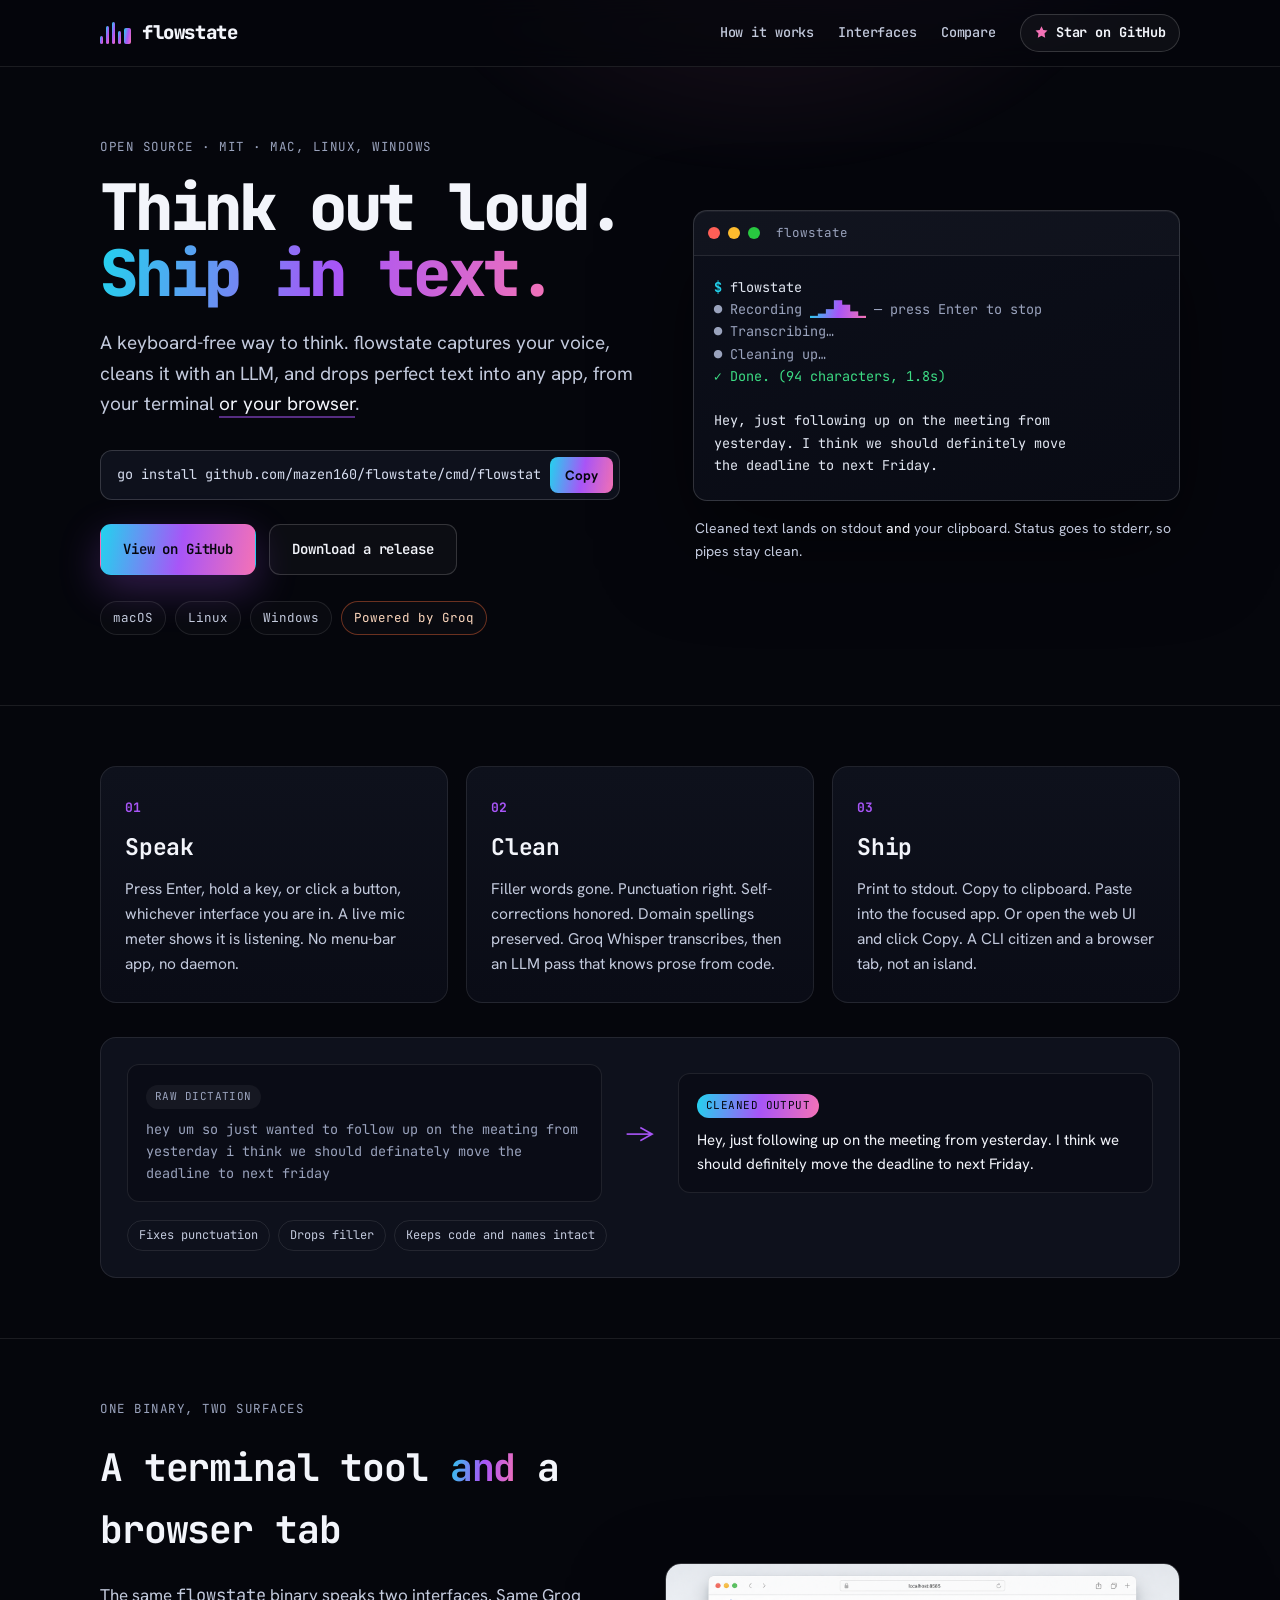
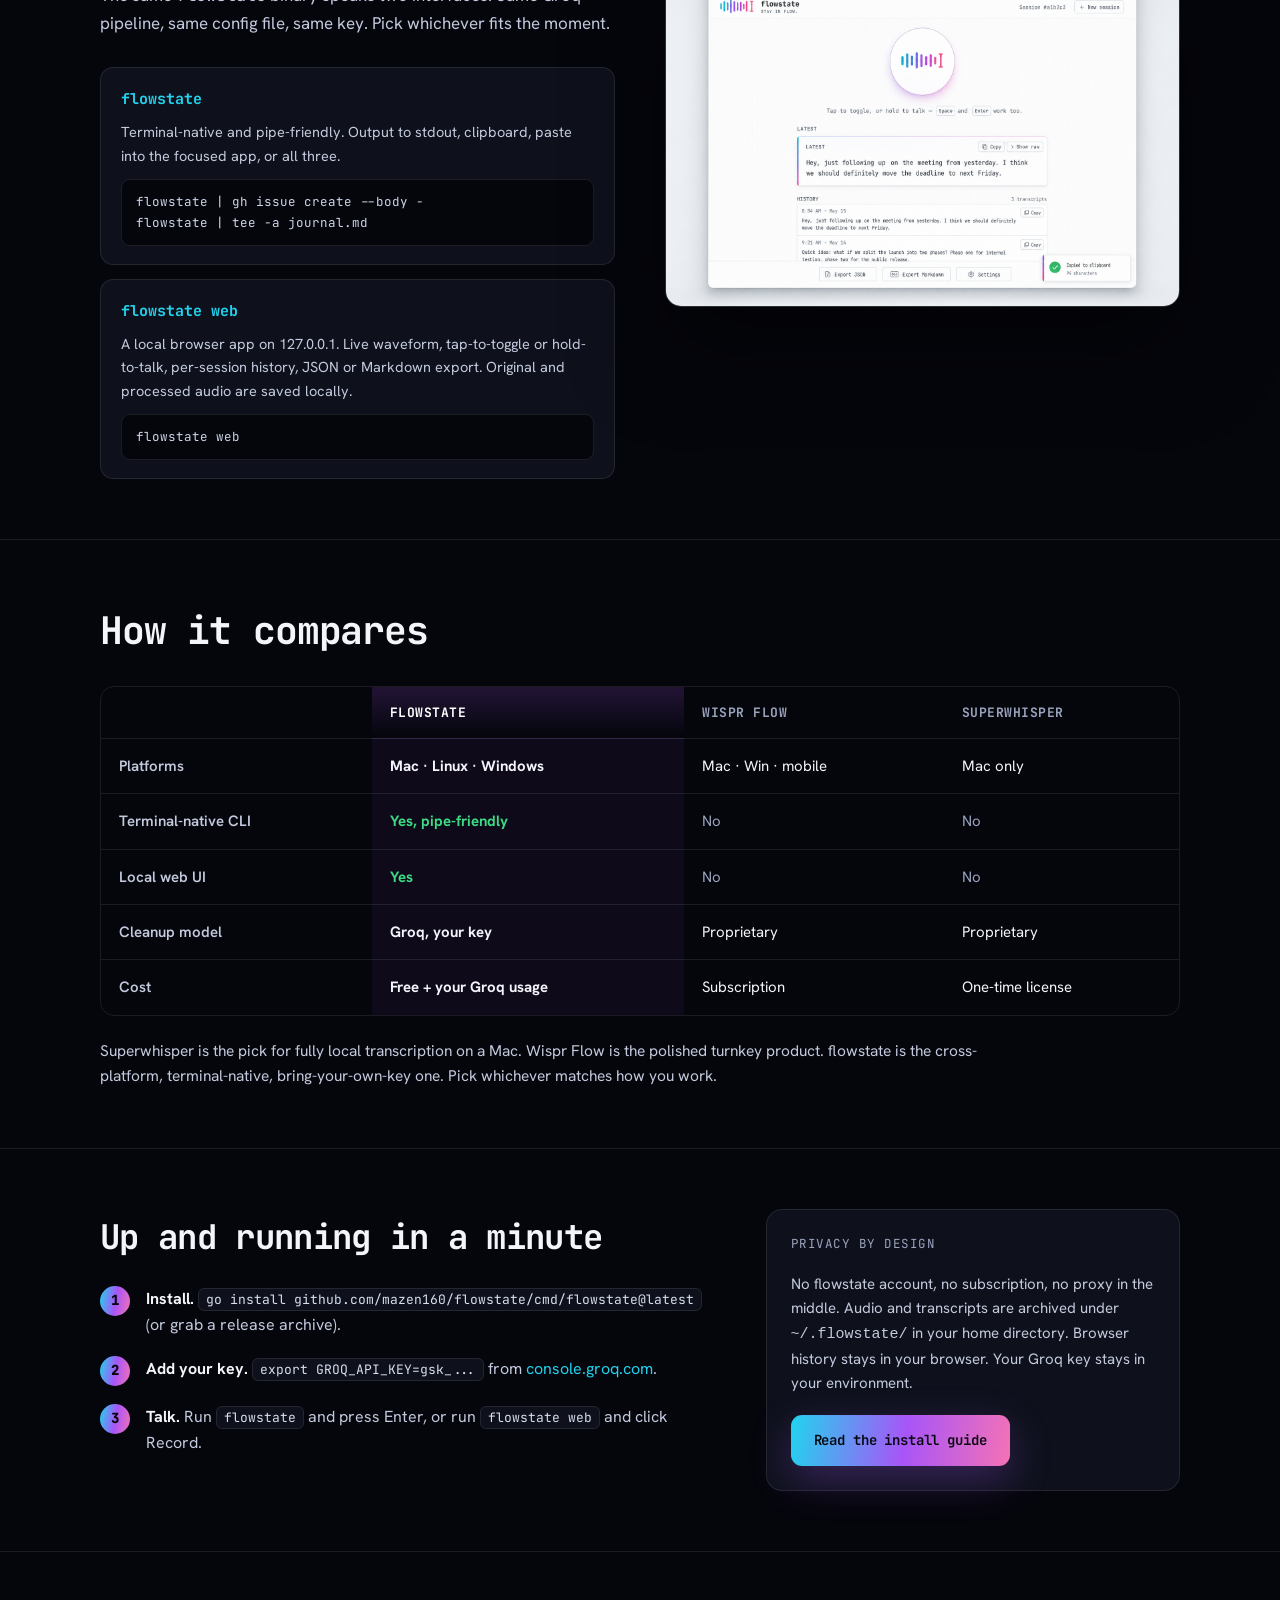
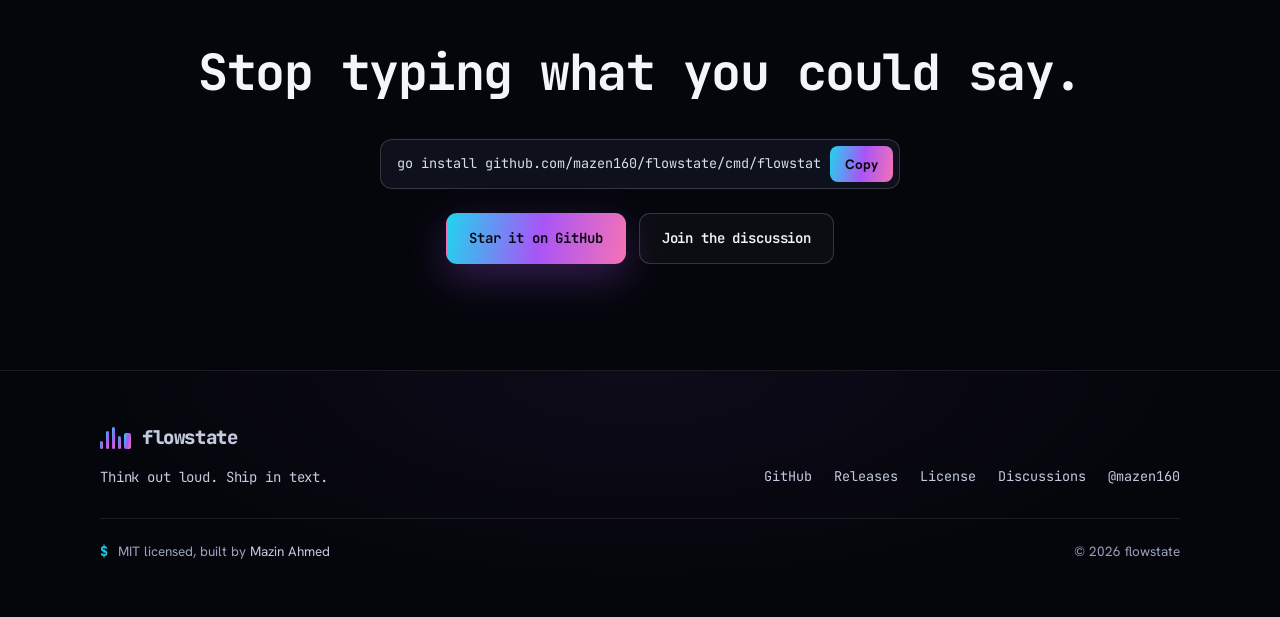
<file: website/index.html>
<!doctype html>
<html lang="en">
  <head>
    <meta charset="utf-8">
    <meta name="viewport" content="width=device-width, initial-scale=1">
    <title>flowstate - voice dictation for the terminal and the browser</title>
    <meta name="description" content="flowstate is an open-source speech-to-text CLI with a bundled local web UI. Groq Whisper transcription plus an LLM cleanup pass, piped to stdout, your clipboard, or any app. Mac, Linux, and Windows, one Go binary.">
    <meta name="robots" content="index,follow,max-image-preview:large">
    <meta name="author" content="Mazin Ahmed">
    <meta name="application-name" content="flowstate">
    <meta name="theme-color" content="#05060c">
    <meta name="color-scheme" content="dark">
    <meta name="keywords" content="flowstate, speech to text CLI, voice dictation terminal, Groq transcription, Whisper CLI, dictation Linux, cross-platform dictation, Wispr Flow alternative, Superwhisper alternative, open source dictation">
    <link rel="canonical" href="https://flowstate.mazin.xyz/">
    <link rel="icon" href="assets/logo-icon.png" type="image/png">
    <link rel="apple-touch-icon" href="assets/logo-icon.png">
    <link rel="license" href="https://github.com/mazen160/flowstate/blob/main/LICENSE">
    <link rel="help" href="https://github.com/mazen160/flowstate#readme">
    <link rel="alternate" type="text/plain" href="llms.txt" title="flowstate information for AI agents">
    <link rel="preconnect" href="https://fonts.googleapis.com">
    <link rel="preconnect" href="https://fonts.gstatic.com" crossorigin>
    <link href="https://fonts.googleapis.com/css2?family=Hanken+Grotesk:wght@400;500;600;700&family=JetBrains+Mono:wght@300;400;500;700;800&display=swap" rel="stylesheet">
    <link rel="stylesheet" href="style.css">

    <meta property="og:type" content="website">
    <meta property="og:site_name" content="flowstate">
    <meta property="og:title" content="flowstate - voice dictation for the terminal and the browser">
    <meta property="og:description" content="Think out loud. Ship in text. An open-source speech-to-text CLI and local web UI. Groq Whisper plus LLM cleanup, piped wherever you need it. Mac, Linux, Windows.">
    <meta property="og:image" content="https://flowstate.mazin.xyz/assets/social-card.png">
    <meta property="og:image:alt" content="flowstate: think out loud, ship in text">
    <meta property="og:url" content="https://flowstate.mazin.xyz/">
    <meta name="twitter:card" content="summary_large_image">
    <meta name="twitter:title" content="flowstate - voice dictation for the terminal and the browser">
    <meta name="twitter:description" content="Think out loud. Ship in text. Open-source speech-to-text CLI + local web UI. Groq Whisper plus LLM cleanup. Mac, Linux, Windows, one Go binary.">
    <meta name="twitter:image" content="https://flowstate.mazin.xyz/assets/social-card.png">
    <meta name="twitter:creator" content="@mazen160">

    <script type="application/ld+json">
    {
      "@context": "https://schema.org",
      "@graph": [
        {
          "@type": "WebSite",
          "@id": "https://flowstate.mazin.xyz/#website",
          "name": "flowstate",
          "url": "https://flowstate.mazin.xyz/",
          "description": "Open-source speech-to-text CLI and local web UI.",
          "inLanguage": "en"
        },
        {
          "@type": "SoftwareApplication",
          "@id": "https://flowstate.mazin.xyz/#software",
          "name": "flowstate",
          "url": "https://flowstate.mazin.xyz/",
          "description": "flowstate is an open-source speech-to-text CLI with a bundled local web UI. It uses Groq Whisper for transcription and an LLM cleanup pass, and writes the cleaned text to stdout, the clipboard, the focused app, or the browser.",
          "applicationCategory": "DeveloperApplication",
          "operatingSystem": "macOS, Linux, Windows",
          "isAccessibleForFree": true,
          "downloadUrl": "https://github.com/mazen160/flowstate/releases",
          "installUrl": "https://github.com/mazen160/flowstate#install",
          "codeRepository": "https://github.com/mazen160/flowstate",
          "license": "https://github.com/mazen160/flowstate/blob/main/LICENSE",
          "image": "https://flowstate.mazin.xyz/assets/social-card.png",
          "author": { "@type": "Person", "name": "Mazin Ahmed", "url": "https://mazinahmed.net" },
          "offers": { "@type": "Offer", "price": "0", "priceCurrency": "USD" },
          "featureList": [
            "Terminal-native, pipe-friendly speech-to-text CLI",
            "Bundled local web UI (flowstate web)",
            "Groq Whisper transcription with LLM cleanup pass",
            "Output to stdout, clipboard, or paste into the focused app",
            "Bring your own Groq API key",
            "Cross-platform: macOS, Linux, Windows"
          ],
          "sameAs": ["https://github.com/mazen160/flowstate"]
        },
        {
          "@type": "FAQPage",
          "@id": "https://flowstate.mazin.xyz/#faq",
          "mainEntity": [
            {
              "@type": "Question",
              "name": "Does flowstate store my audio or transcripts?",
              "acceptedAnswer": {
                "@type": "Answer",
                "text": "Yes, by default. The CLI and local web server save original audio, processed audio, raw transcripts, and AI-cleaned text under ~/.flowstate/ in your home directory on the computer running flowstate. Turn off Save recordings in Settings or set save_recordings = false to skip the disk archive. Browser history also lives in localStorage. Clearing browser data keeps the archived files."
              }
            },
            {
              "@type": "Question",
              "name": "Which platforms does flowstate run on?",
              "acceptedAnswer": {
                "@type": "Answer",
                "text": "macOS, Linux, and Windows. The same Go binary is both the CLI (flowstate) and the local web UI (flowstate web)."
              }
            },
            {
              "@type": "Question",
              "name": "How much does flowstate cost?",
              "acceptedAnswer": {
                "@type": "Answer",
                "text": "flowstate is free and MIT licensed. You bring your own Groq API key, so the running cost is whatever Groq charges for transcription and cleanup, which for short dictation is close to nothing."
              }
            }
          ]
        }
      ]
    }
    </script>
  </head>
  <body>
    <div class="glow" aria-hidden="true"></div>

    <header class="site-header">
      <div class="wrap">
        <a class="brand" href="#top" aria-label="flowstate home">
          <span class="brand-mark" aria-hidden="true">
            <span class="bar"></span><span class="bar"></span><span class="bar"></span><span class="bar"></span><span class="caret"></span>
          </span>
          <span class="brand-name">flowstate</span>
        </a>
        <nav class="nav" aria-label="Primary">
          <a href="#how">How it works</a>
          <a href="#interfaces">Interfaces</a>
          <a href="#compare">Compare</a>
          <a class="stars" href="https://github.com/mazen160/flowstate" title="Star flowstate on GitHub">
            <svg viewBox="0 0 24 24" fill="currentColor" aria-hidden="true"><path d="m12 2 2.96 6 6.62.96-4.79 4.67 1.13 6.59L12 17.11l-5.92 3.11 1.13-6.59-4.79-4.67L9.04 8 12 2Z"/></svg>
            <span id="github-stars" aria-live="polite">Star on GitHub</span>
          </a>
        </nav>
      </div>
    </header>

    <main id="top">
      <section class="hero">
        <div class="wrap hero-grid">
          <div class="hero-copy">
            <p class="eyebrow">Open source · MIT · Mac, Linux, Windows</p>
            <h1>Think out loud.<br><span class="grad">Ship in text.</span></h1>
            <p class="lede">A keyboard-free way to think. flowstate captures your voice, cleans it with an LLM, and drops perfect text into any app, from your terminal <em>or your browser</em>.</p>

            <div class="install" role="group" aria-label="Install command">
              <code id="install-cmd">go install github.com/mazen160/flowstate/cmd/flowstate@latest</code>
              <button id="copy-btn" type="button" aria-label="Copy install command">Copy</button>
            </div>

            <div class="cta-row">
              <a class="btn btn-primary" href="https://github.com/mazen160/flowstate">View on GitHub</a>
              <a class="btn btn-ghost" href="https://github.com/mazen160/flowstate/releases">Download a release</a>
            </div>

            <ul class="chips" aria-label="Supported platforms">
              <li>macOS</li>
              <li>Linux</li>
              <li>Windows</li>
              <li class="chip-accent">Powered by Groq</li>
            </ul>
          </div>

          <div class="hero-visual">
            <div class="term" aria-label="A flowstate terminal session">
              <div class="term-bar"><span class="d r"></span><span class="d y"></span><span class="d g"></span><span class="term-title">flowstate</span></div>
              <pre class="term-body"><span class="c-prompt">$</span> flowstate
<span class="c-dim">● Recording</span> <span class="c-grad">▁▂▄█▆▃▁</span> <span class="c-dim">— press Enter to stop</span>
<span class="c-dim">● Transcribing…</span>
<span class="c-dim">● Cleaning up…</span>
<span class="c-ok">✓ Done. (94 characters, 1.8s)</span>

Hey, just following up on the meeting from
yesterday. I think we should definitely move
the deadline to next Friday.</pre>
            </div>
            <p class="term-note">Cleaned text lands on stdout <em>and</em> your clipboard. Status goes to stderr, so pipes stay clean.</p>
          </div>
        </div>
      </section>

      <section class="pillars" id="how" aria-label="How it works">
        <div class="wrap">
          <div class="pillar-grid">
            <article class="pillar">
              <span class="pillar-num">01</span>
              <h2>Speak</h2>
              <p>Press Enter, hold a key, or click a button, whichever interface you are in. A live mic meter shows it is listening. No menu-bar app, no daemon.</p>
            </article>
            <article class="pillar">
              <span class="pillar-num">02</span>
              <h2>Clean</h2>
              <p>Filler words gone. Punctuation right. Self-corrections honored. Domain spellings preserved. Groq Whisper transcribes, then an LLM pass that knows prose from code.</p>
            </article>
            <article class="pillar">
              <span class="pillar-num">03</span>
              <h2>Ship</h2>
              <p>Print to stdout. Copy to clipboard. Paste into the focused app. Or open the web UI and click Copy. A CLI citizen and a browser tab, not an island.</p>
            </article>
          </div>

          <figure class="cleanup">
            <figcaption class="sr-only">Example of the cleanup pass</figcaption>
            <div class="cleanup-row">
              <div class="cleanup-block raw">
                <span class="tag">Raw dictation</span>
                <p>hey um so just wanted to follow up on the meating from yesterday i think we should definately move the deadline to next friday</p>
              </div>
              <div class="cleanup-arrow" aria-hidden="true">→</div>
              <div class="cleanup-block out">
                <span class="tag">Cleaned output</span>
                <p>Hey, just following up on the meeting from yesterday. I think we should definitely move the deadline to next Friday.</p>
              </div>
            </div>
            <div class="cleanup-tags"><span>Fixes punctuation</span><span>Drops filler</span><span>Keeps code and names intact</span></div>
          </figure>
        </div>
      </section>

      <section class="interfaces" id="interfaces" aria-label="Two interfaces, one binary">
        <div class="wrap interfaces-grid">
          <div class="interfaces-copy">
            <p class="eyebrow">One binary, two surfaces</p>
            <h2>A terminal tool <span class="grad">and</span> a browser tab</h2>
            <p class="lede sm">The same <code>flowstate</code> binary speaks two interfaces. Same Groq pipeline, same config file, same key. Pick whichever fits the moment.</p>
            <div class="iface-cards">
              <div class="iface-card">
                <h3><code>flowstate</code></h3>
                <p>Terminal-native and pipe-friendly. Output to stdout, clipboard, paste into the focused app, or all three.</p>
                <pre class="mini">flowstate | gh issue create --body -
flowstate | tee -a journal.md</pre>
              </div>
              <div class="iface-card">
                <h3><code>flowstate web</code></h3>
                <p>A local browser app on 127.0.0.1. Live waveform, tap-to-toggle or hold-to-talk, per-session history, JSON or Markdown export. Original and processed audio are saved locally.</p>
                <pre class="mini">flowstate web</pre>
              </div>
            </div>
          </div>
          <div class="interfaces-shot">
            <img src="assets/screenshot-web.png" width="1536" height="1024" loading="lazy" alt="The flowstate web UI: a clean dictation page with a gradient brand mark, a large round record button, and a 'Copied to clipboard' toast">
          </div>
        </div>
      </section>

      <section class="compare" id="compare" aria-label="How flowstate compares">
        <div class="wrap">
          <h2>How it compares</h2>
          <div class="table-scroll">
            <table>
              <thead>
                <tr><th scope="col">&nbsp;</th><th scope="col" class="me">flowstate</th><th scope="col">Wispr Flow</th><th scope="col">Superwhisper</th></tr>
              </thead>
              <tbody>
                <tr><th scope="row">Platforms</th><td class="me">Mac · Linux · Windows</td><td>Mac · Win · mobile</td><td>Mac only</td></tr>
                <tr><th scope="row">Terminal-native CLI</th><td class="me yes">Yes, pipe-friendly</td><td class="no">No</td><td class="no">No</td></tr>
                <tr><th scope="row">Local web UI</th><td class="me yes">Yes</td><td class="no">No</td><td class="no">No</td></tr>
                <tr><th scope="row">Cleanup model</th><td class="me">Groq, your key</td><td>Proprietary</td><td>Proprietary</td></tr>
                <tr><th scope="row">Cost</th><td class="me">Free + your Groq usage</td><td>Subscription</td><td>One-time license</td></tr>
              </tbody>
            </table>
          </div>
          <p class="compare-note">Superwhisper is the pick for fully local transcription on a Mac. Wispr Flow is the polished turnkey product. flowstate is the cross-platform, terminal-native, bring-your-own-key one. Pick whichever matches how you work.</p>
        </div>
      </section>

      <section class="quickstart" aria-label="Quick start">
        <div class="wrap quickstart-grid">
          <div>
            <h2>Up and running in a minute</h2>
            <ol class="steps">
              <li><span class="num">1</span><div><strong>Install.</strong> <code>go install github.com/mazen160/flowstate/cmd/flowstate@latest</code> (or grab a release archive).</div></li>
              <li><span class="num">2</span><div><strong>Add your key.</strong> <code>export GROQ_API_KEY=gsk_...</code> from <a href="https://console.groq.com">console.groq.com</a>.</div></li>
              <li><span class="num">3</span><div><strong>Talk.</strong> Run <code>flowstate</code> and press Enter, or run <code>flowstate web</code> and click Record.</div></li>
            </ol>
          </div>
          <div class="quickstart-aside">
            <p class="eyebrow">Privacy by design</p>
            <p>No flowstate account, no subscription, no proxy in the middle. Audio and transcripts are archived under <code>~/.flowstate/</code> in your home directory. Browser history stays in your browser. Your Groq key stays in your environment.</p>
            <a class="btn btn-primary" href="https://github.com/mazen160/flowstate#install">Read the install guide</a>
          </div>
        </div>
      </section>

      <section class="closer" aria-label="Get started">
        <div class="wrap">
          <h2>Stop typing what you could say.</h2>
          <div class="install" role="group" aria-label="Install command">
            <code>go install github.com/mazen160/flowstate/cmd/flowstate@latest</code>
            <button class="copy-btn2" type="button" aria-label="Copy install command">Copy</button>
          </div>
          <div class="cta-row center">
            <a class="btn btn-primary" href="https://github.com/mazen160/flowstate">Star it on GitHub</a>
            <a class="btn btn-ghost" href="https://github.com/mazen160/flowstate/discussions">Join the discussion</a>
          </div>
        </div>
      </section>
    </main>

    <footer class="site-footer">
      <div class="wrap footer-top">
        <div class="footer-brand">
          <a class="brand" href="#top" aria-label="flowstate home">
            <span class="brand-mark" aria-hidden="true">
              <span class="bar"></span><span class="bar"></span><span class="bar"></span><span class="bar"></span><span class="caret"></span>
            </span>
            <span class="brand-name">flowstate</span>
          </a>
          <p class="footer-tag">Think out loud. Ship in text.</p>
        </div>
        <nav class="footer-links" aria-label="Footer">
          <a href="https://github.com/mazen160/flowstate">GitHub</a>
          <a href="https://github.com/mazen160/flowstate/releases">Releases</a>
          <a href="https://github.com/mazen160/flowstate/blob/main/LICENSE">License</a>
          <a href="https://github.com/mazen160/flowstate/discussions">Discussions</a>
          <a href="https://twitter.com/mazen160">@mazen160</a>
        </nav>
      </div>
      <div class="wrap footer-base">
        <p><span class="prompt" aria-hidden="true">$</span> MIT licensed, built by <a href="https://mazinahmed.net">Mazin Ahmed</a></p>
        <p>© 2026 flowstate</p>
      </div>
    </footer>

    <script>
      (() => {
        const copyText = "go install github.com/mazen160/flowstate/cmd/flowstate@latest";
        document.querySelectorAll("#copy-btn, .copy-btn2").forEach((btn) => {
          btn.addEventListener("click", async () => {
            try {
              await navigator.clipboard.writeText(copyText);
              const prev = btn.textContent;
              btn.textContent = "Copied";
              btn.classList.add("copied");
              setTimeout(() => { btn.textContent = prev; btn.classList.remove("copied"); }, 1600);
            } catch (_) {}
          });
        });

        const starsEl = document.getElementById("github-stars");
        if (!starsEl) return;
        const cacheKey = "flowstate.githubStars";
        const render = (count) => {
          if (!Number.isFinite(count)) return;
          starsEl.textContent = count.toLocaleString() + " stars";
        };
        try {
          const cached = JSON.parse(localStorage.getItem(cacheKey) || "null");
          if (cached && Date.now() - cached.timestamp < 6 * 60 * 60 * 1000) render(cached.count);
        } catch (_) {}
        fetch("https://api.github.com/repos/mazen160/flowstate", { headers: { "Accept": "application/vnd.github+json" } })
          .then((r) => r.ok ? r.json() : Promise.reject())
          .then((repo) => {
            const count = Number(repo.stargazers_count);
            render(count);
            try { localStorage.setItem(cacheKey, JSON.stringify({ count, timestamp: Date.now() })); } catch (_) {}
          })
          .catch(() => {});
      })();
    </script>
  </body>
</html>
</file>
<file: website/style.css>
:root {
  --bg: #05060c;
  --bg-2: #0a0c16;
  --panel: #0e111c;
  --panel-2: #121626;
  --line: rgba(255, 255, 255, 0.09);
  --line-strong: rgba(255, 255, 255, 0.16);
  --ink: #f3f5fb;
  --muted: #c3cadd;
  --muted-2: #9aa3bd;
  --cyan: #22d3ee;
  --purple: #a855f7;
  --pink: #f472b6;
  --grad: linear-gradient(100deg, #22d3ee 0%, #a855f7 52%, #f472b6 100%);
  --mono: "JetBrains Mono", "SF Mono", "Menlo", "DejaVu Sans Mono", ui-monospace, monospace;
  --display: "JetBrains Mono", "SF Mono", ui-monospace, monospace;
  --sans: "Hanken Grotesk", -apple-system, BlinkMacSystemFont, "Segoe UI", Helvetica, Arial, sans-serif;
}

* { box-sizing: border-box; }

html { scroll-behavior: smooth; max-width: 100%; overflow-x: hidden; }

/* Overflow guards: grid/flex children default to min-width:auto, which lets
   wide <pre>/nowrap code blocks expand their track past the viewport on
   mobile. Pin them to 0 and cap intrinsic widths so nothing forces a
   horizontal scroll. */
.hero-grid > *, .interfaces-grid > *, .quickstart-grid > *, .pillar-grid > *,
.install, .term, .iface-card, .hero-copy, .interfaces-copy { min-width: 0; }
pre, .install code { max-width: 100%; min-width: 0; }

body {
  margin: 0;
  background: var(--bg);
  color: var(--ink);
  font-family: var(--sans);
  font-size: 17px;
  line-height: 1.62;
  font-weight: 400;
  -webkit-font-smoothing: antialiased;
  overflow-x: hidden;
}

/* Headings and UI chrome are monospace, matching the terminal-tooling anchor
   and the JetBrains Mono wordmark. Body stays in Hanken Grotesk for reading. */
h1, h2, h3, .eyebrow, .nav, .btn, .num, thead th, .term-title, .pillar-num,
.tag, .cleanup-tags span, .chips li, .footer-links, .stars {
  font-family: var(--display);
}
h1, h2, h3 { font-weight: 700; }

a { color: inherit; text-decoration: none; }
a:hover { color: #fff; }

.wrap { width: min(1080px, calc(100% - 48px)); margin: 0 auto; }

.grad {
  background: var(--grad);
  -webkit-background-clip: text;
  background-clip: text;
  color: transparent;
}

.sr-only {
  position: absolute; width: 1px; height: 1px; padding: 0; margin: -1px;
  overflow: hidden; clip: rect(0, 0, 0, 0); white-space: nowrap; border: 0;
}

/* Ambient glow */
.glow {
  position: fixed;
  inset: -30% 0 auto 0;
  height: 720px;
  z-index: 0;
  pointer-events: none;
  background:
    radial-gradient(40% 55% at 78% 8%, rgba(168, 85, 247, 0.20), transparent 70%),
    radial-gradient(38% 50% at 18% 0%, rgba(34, 211, 238, 0.16), transparent 70%),
    radial-gradient(40% 45% at 60% 30%, rgba(244, 114, 182, 0.10), transparent 70%);
  filter: blur(8px);
}

main, .site-header, .site-footer { position: relative; z-index: 1; }

/* Header */
.site-header {
  position: sticky;
  top: 0;
  z-index: 20;
  backdrop-filter: blur(14px);
  background: rgba(5, 6, 12, 0.72);
  border-bottom: 1px solid var(--line);
}
.site-header .wrap {
  display: flex; align-items: center; justify-content: space-between;
  height: 66px;
}
.brand { display: inline-flex; align-items: center; gap: 11px; font-weight: 800; font-size: 19px; letter-spacing: -0.02em; }
.brand-name { font-family: var(--mono); }
.brand-mark { display: inline-flex; align-items: flex-end; gap: 3px; height: 22px; }
.brand-mark .bar { width: 3px; border-radius: 3px; background: var(--grad); }
.brand-mark .bar:nth-child(1) { height: 8px; }
.brand-mark .bar:nth-child(2) { height: 18px; }
.brand-mark .bar:nth-child(3) { height: 22px; }
.brand-mark .bar:nth-child(4) { height: 13px; }
.brand-mark .caret { width: 7px; height: 16px; border-radius: 2px; background: var(--grad); animation: blink 1.1s steps(1) infinite; }
@keyframes blink { 0%, 45% { opacity: 1; } 50%, 95% { opacity: 0.15; } }

.nav { display: flex; align-items: center; gap: 24px; font-size: 13.5px; font-weight: 500; letter-spacing: -0.01em; color: var(--muted); }
.nav a:not(.stars) { display: none; }
.stars {
  display: inline-flex; align-items: center; gap: 7px;
  padding: 7px 13px; border: 1px solid var(--line-strong); border-radius: 999px;
  background: rgba(255, 255, 255, 0.04); color: var(--ink);
  font-size: 13.5px; font-weight: 700; white-space: nowrap;
}
.stars:hover { border-color: var(--purple); }
.stars svg { width: 15px; height: 15px; color: var(--pink); }

@media (min-width: 720px) {
  .nav a:not(.stars) { display: inline; }
  .nav a:not(.stars):hover { color: #fff; }
}

/* Hero */
.hero { padding: 70px 0 30px; }
.hero-grid {
  display: grid; grid-template-columns: 1.05fr 0.95fr; gap: 54px; align-items: center;
}
.eyebrow {
  margin: 0 0 18px; font-family: var(--mono); font-size: 12.5px; letter-spacing: 0.04em;
  text-transform: uppercase; color: var(--muted-2);
}
h1 {
  margin: 0; font-size: clamp(30px, 8vw, 64px); line-height: 1.02;
  font-weight: 800; letter-spacing: -0.05em; overflow-wrap: break-word;
}
.lede { margin: 22px 0 30px; max-width: 32em; color: var(--muted); font-size: 19px; font-weight: 400; }
.lede.sm { font-size: 17px; }
.lede em { color: var(--ink); font-style: normal; border-bottom: 2px solid rgba(168, 85, 247, 0.5); }

.install {
  display: flex; align-items: center; gap: 8px;
  padding: 6px 6px 6px 16px; border: 1px solid var(--line-strong); border-radius: 12px;
  background: var(--panel); max-width: 520px;
}
.install code {
  flex: 1; min-width: 0; font-family: var(--mono); font-size: 13.5px; color: #d7def0;
  overflow-x: auto; white-space: nowrap; padding: 6px 0;
}
.install code::-webkit-scrollbar { height: 0; }
.install button {
  flex: 0 0 auto; cursor: pointer; border: 0; border-radius: 8px;
  padding: 9px 15px; font-family: var(--sans); font-weight: 700; font-size: 13.5px;
  color: #05060c; background: var(--grad);
}
.install button.copied { background: #1f9d55; color: #fff; }

.cta-row { display: flex; gap: 13px; margin: 24px 0 26px; flex-wrap: wrap; }
.cta-row.center { justify-content: center; }
.btn {
  display: inline-flex; align-items: center; justify-content: center;
  padding: 13px 22px; border-radius: 11px; font-weight: 600; font-size: 14px;
  letter-spacing: -0.01em;
  border: 1px solid transparent; transition: transform 0.12s ease, border-color 0.12s ease;
}
.btn:hover { transform: translateY(-2px); }
.btn-primary { color: #05060c; background: var(--grad); box-shadow: 0 14px 40px rgba(168, 85, 247, 0.28); }
.btn-ghost { color: var(--ink); border-color: var(--line-strong); background: rgba(255, 255, 255, 0.03); }
.btn-ghost:hover { border-color: var(--cyan); }

.chips { display: flex; flex-wrap: wrap; gap: 9px; margin: 0; padding: 0; list-style: none; }
.chips li {
  font-family: var(--mono); font-size: 12.5px; color: var(--muted);
  padding: 6px 12px; border: 1px solid var(--line); border-radius: 999px; background: rgba(255, 255, 255, 0.02);
}
.chips .chip-accent { color: #ffd9bf; border-color: rgba(255, 108, 55, 0.4); }

/* Hero terminal */
.term {
  border: 1px solid var(--line-strong); border-radius: 14px; overflow: hidden;
  background: linear-gradient(160deg, #0c0f1a, #090b14);
  box-shadow: 0 40px 90px rgba(0, 0, 0, 0.5), inset 0 1px 0 rgba(255, 255, 255, 0.05);
}
.term-bar {
  display: flex; align-items: center; gap: 8px; padding: 12px 14px;
  border-bottom: 1px solid var(--line); background: rgba(255, 255, 255, 0.02);
}
.term-bar .d { width: 12px; height: 12px; border-radius: 50%; }
.term-bar .r { background: #ff5f57; }
.term-bar .y { background: #febc2e; }
.term-bar .g { background: #28c840; }
.term-title { margin-left: 8px; font-family: var(--mono); font-size: 12.5px; color: var(--muted-2); }
.term-body {
  margin: 0; padding: 20px 20px 24px; font-family: var(--mono); font-size: 13.5px;
  line-height: 1.65; color: #e3e8f3; white-space: pre-wrap; word-break: break-word;
}
.c-prompt { color: var(--cyan); font-weight: 700; }
.c-dim { color: var(--muted-2); }
.c-ok { color: #3ddc84; }
.c-grad { background: var(--grad); -webkit-background-clip: text; background-clip: text; color: transparent; font-weight: 700; }
.term-note { margin: 16px 2px 0; color: var(--muted); font-size: 14px; }
.term-note em { color: var(--ink); font-style: normal; }

/* Pillars */
.pillars { padding: 60px 0; border-top: 1px solid var(--line); margin-top: 40px; }
.pillar-grid { display: grid; grid-template-columns: repeat(3, 1fr); gap: 18px; }
.pillar {
  padding: 26px 24px; border: 1px solid var(--line); border-radius: 16px;
  background: linear-gradient(180deg, var(--panel), var(--bg-2));
}
.pillar-num { font-family: var(--mono); font-size: 13px; color: var(--purple); font-weight: 700; }
.pillar h2 { margin: 8px 0 10px; font-size: 23px; letter-spacing: -0.01em; }
.pillar p { margin: 0; color: var(--muted); font-size: 15.5px; }

/* Cleanup figure */
.cleanup {
  margin: 34px 0 0; padding: 26px; border: 1px solid var(--line); border-radius: 16px;
  background: var(--panel);
}
.cleanup-row { display: grid; grid-template-columns: 1fr 44px 1fr; gap: 16px; align-items: center; }
.cleanup-block { padding: 16px 18px; border: 1px solid var(--line); border-radius: 12px; background: var(--bg-2); }
.cleanup-block .tag {
  display: inline-block; font-family: var(--mono); font-size: 11px; letter-spacing: 0.04em;
  text-transform: uppercase; padding: 3px 9px; border-radius: 999px; margin-bottom: 10px;
}
.cleanup-block.raw .tag { color: var(--muted-2); background: rgba(255, 255, 255, 0.05); }
.cleanup-block.out .tag { color: #05060c; background: var(--grad); }
.cleanup-block p { margin: 0; font-size: 15px; }
.cleanup-block.raw p { color: var(--muted-2); font-family: var(--mono); font-size: 13.5px; }
.cleanup-block.out p { color: var(--ink); }
.cleanup-arrow { text-align: center; font-size: 26px; color: var(--purple); }
.cleanup-tags { display: flex; flex-wrap: wrap; gap: 8px; margin-top: 18px; }
.cleanup-tags span {
  font-family: var(--mono); font-size: 12px; color: var(--muted);
  padding: 5px 11px; border: 1px solid var(--line); border-radius: 999px;
}

/* Interfaces */
.interfaces { padding: 60px 0; border-top: 1px solid var(--line); }
.interfaces-grid { display: grid; grid-template-columns: 1fr 1fr; gap: 50px; align-items: center; }
.interfaces h2 { margin: 12px 0 14px; font-size: clamp(28px, 4vw, 38px); letter-spacing: -0.03em; }
.iface-cards { display: grid; gap: 14px; margin-top: 24px; }
.iface-card { padding: 18px 20px; border: 1px solid var(--line); border-radius: 13px; background: var(--panel); }
.iface-card h3 { margin: 0 0 8px; font-size: 16px; }
.iface-card h3 code, .lede code, .steps code { font-family: var(--mono); }
.iface-card h3 code { color: var(--cyan); font-size: 15px; }
.iface-card p { margin: 0; color: var(--muted); font-size: 14.5px; }
.mini {
  margin: 12px 0 0; padding: 12px 14px; border-radius: 9px; background: var(--bg);
  border: 1px solid var(--line); font-family: var(--mono); font-size: 12.5px;
  color: #cdd6ea; overflow-x: auto; white-space: pre;
}
.interfaces-shot img {
  width: 100%; height: auto; border-radius: 16px; border: 1px solid var(--line-strong);
  box-shadow: 0 40px 90px rgba(0, 0, 0, 0.5);
}

/* Compare */
.compare { padding: 60px 0; border-top: 1px solid var(--line); }
.compare h2 { margin: 0 0 24px; font-size: clamp(28px, 4vw, 38px); letter-spacing: -0.03em; }
.table-scroll { overflow-x: auto; border: 1px solid var(--line); border-radius: 14px; }
table { width: 100%; border-collapse: collapse; min-width: 640px; }
th, td { padding: 15px 18px; text-align: left; font-size: 15px; border-bottom: 1px solid var(--line); }
thead th { font-size: 13px; text-transform: uppercase; letter-spacing: 0.04em; color: var(--muted-2); font-weight: 700; }
tbody th { color: var(--muted); font-weight: 600; }
tbody tr:last-child th, tbody tr:last-child td { border-bottom: 0; }
.me { color: var(--ink); font-weight: 700; }
thead .me { background: linear-gradient(180deg, rgba(168, 85, 247, 0.18), transparent); color: #fff; -webkit-text-fill-color: initial; }
td.me { background: rgba(168, 85, 247, 0.06); }
.yes { color: #3ddc84; }
.no { color: var(--muted-2); }
.compare-note { margin: 22px 0 0; color: var(--muted); font-size: 15.5px; max-width: 60em; }

/* Quickstart */
.quickstart { padding: 60px 0; border-top: 1px solid var(--line); }
.quickstart-grid { display: grid; grid-template-columns: 1.2fr 0.8fr; gap: 44px; align-items: start; }
.quickstart h2 { margin: 0 0 22px; font-size: clamp(26px, 3.6vw, 34px); letter-spacing: -0.02em; }
.steps { list-style: none; margin: 0; padding: 0; display: grid; gap: 18px; }
.steps li { display: grid; grid-template-columns: 32px 1fr; gap: 14px; color: var(--muted); font-size: 16px; }
.steps strong { color: var(--ink); }
.steps code { font-size: 13px; color: #d7def0; background: var(--panel); padding: 2px 7px; border-radius: 6px; border: 1px solid var(--line); }
.steps a { color: var(--cyan); }
.num {
  display: grid; place-items: center; width: 30px; height: 30px; border-radius: 50%;
  font-family: var(--mono); font-weight: 800; font-size: 14px; color: #05060c; background: var(--grad);
}
.quickstart-aside { padding: 24px; border: 1px solid var(--line); border-radius: 16px; background: var(--panel); }
.quickstart-aside p:not(.eyebrow) { color: var(--muted); font-size: 15px; margin: 0 0 20px; }

/* Closer */
.closer { padding: 80px 0; border-top: 1px solid var(--line); text-align: center; }
.closer h2 { margin: 0 0 26px; font-size: clamp(30px, 5vw, 50px); letter-spacing: -0.03em; }
.closer .install { margin: 0 auto 24px; }

/* Footer */
.site-footer {
  padding: 52px 0 56px; color: var(--muted-2);
  border-top: 1px solid var(--line);
  background:
    radial-gradient(60% 120% at 50% 0%, rgba(168, 85, 247, 0.06), transparent 70%),
    var(--bg);
}
.site-footer a { color: var(--muted); }
.site-footer a:hover { color: #fff; }
.footer-top {
  display: flex; align-items: flex-end; justify-content: space-between;
  gap: 32px; flex-wrap: wrap; padding-bottom: 30px;
  border-bottom: 1px solid var(--line);
}
.footer-brand .brand { margin-bottom: 12px; }
.footer-tag { margin: 0; font-family: var(--display); font-size: 14px; color: var(--muted); letter-spacing: -0.01em; }
.footer-links { display: flex; gap: 22px; flex-wrap: wrap; font-size: 13.5px; }
.footer-links a { color: var(--muted); }
.footer-base {
  display: flex; align-items: center; justify-content: space-between;
  gap: 16px; flex-wrap: wrap; padding-top: 22px;
}
.footer-base p { margin: 0; font-size: 13.5px; }
.footer-base .prompt { color: var(--cyan); font-family: var(--mono); font-weight: 700; margin-right: 6px; }

/* Responsive */
@media (max-width: 880px) {
  .hero-grid, .interfaces-grid, .quickstart-grid { grid-template-columns: 1fr; gap: 36px; }
  .hero { padding: 48px 0 20px; }
  .pillar-grid { grid-template-columns: 1fr; }
  .hero-visual { order: 2; }
}
@media (max-width: 560px) {
  body { font-size: 16px; }
  .wrap { width: calc(100% - 36px); }
  .hero { padding: 34px 0 12px; }
  .eyebrow { font-size: 11.5px; }
  h1 { letter-spacing: -0.045em; }
  .lede { font-size: 16.5px; margin: 18px 0 24px; }
  .install { flex-direction: column; align-items: stretch; gap: 10px; padding: 12px; }
  .install code { font-size: 12px; white-space: normal; word-break: break-word; overflow-wrap: anywhere; overflow-x: visible; padding: 0; }
  .install button { width: 100%; padding: 11px 15px; }
  .cleanup-row { grid-template-columns: 1fr; }
  .cleanup-arrow { transform: rotate(90deg); }
  .cta-row { gap: 10px; }
  .cta-row .btn { flex: 1 1 auto; }
  .pillars, .interfaces, .compare, .quickstart { padding: 44px 0; }
  .closer { padding: 56px 0; }
  .footer-top { gap: 22px; }
}

@media (max-width: 380px) {
  h1 { font-size: 27px; }
  .nav { gap: 14px; }
  .stars { padding: 6px 10px; font-size: 12.5px; }
}
</file>
